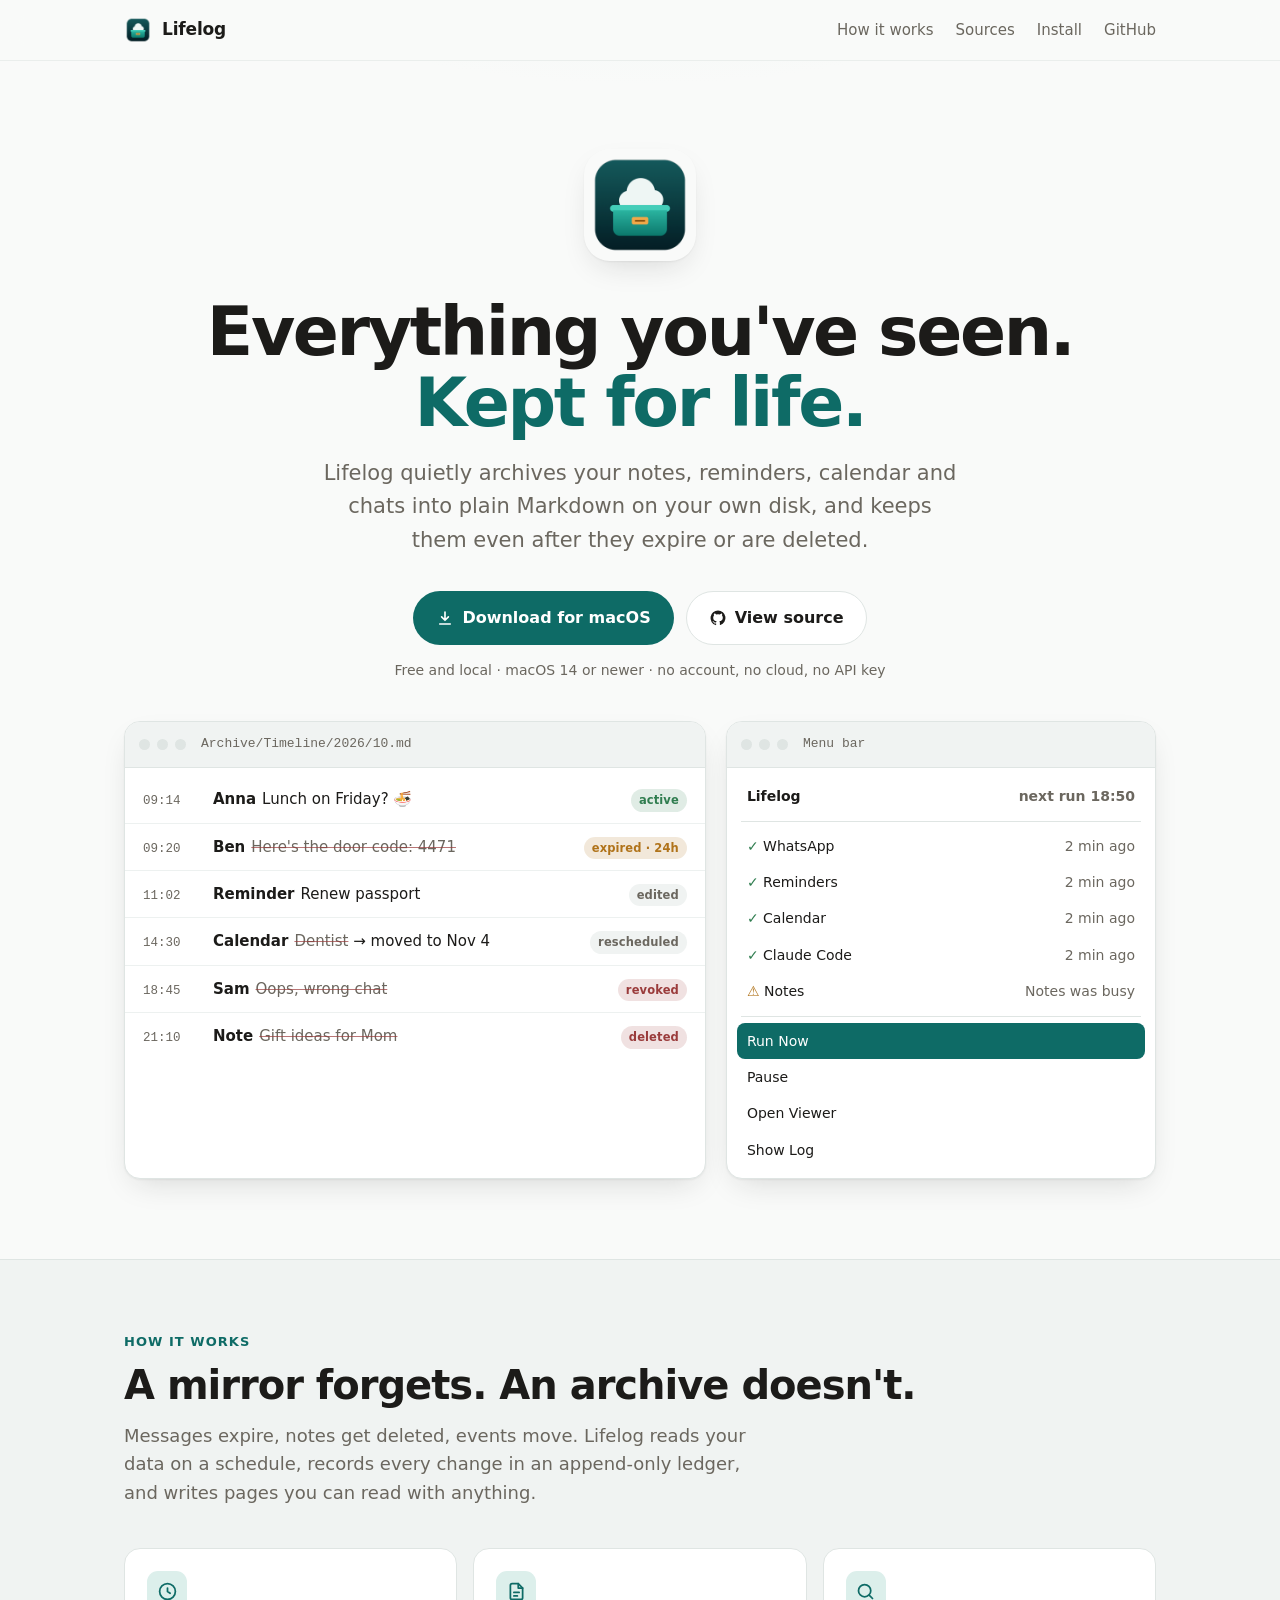
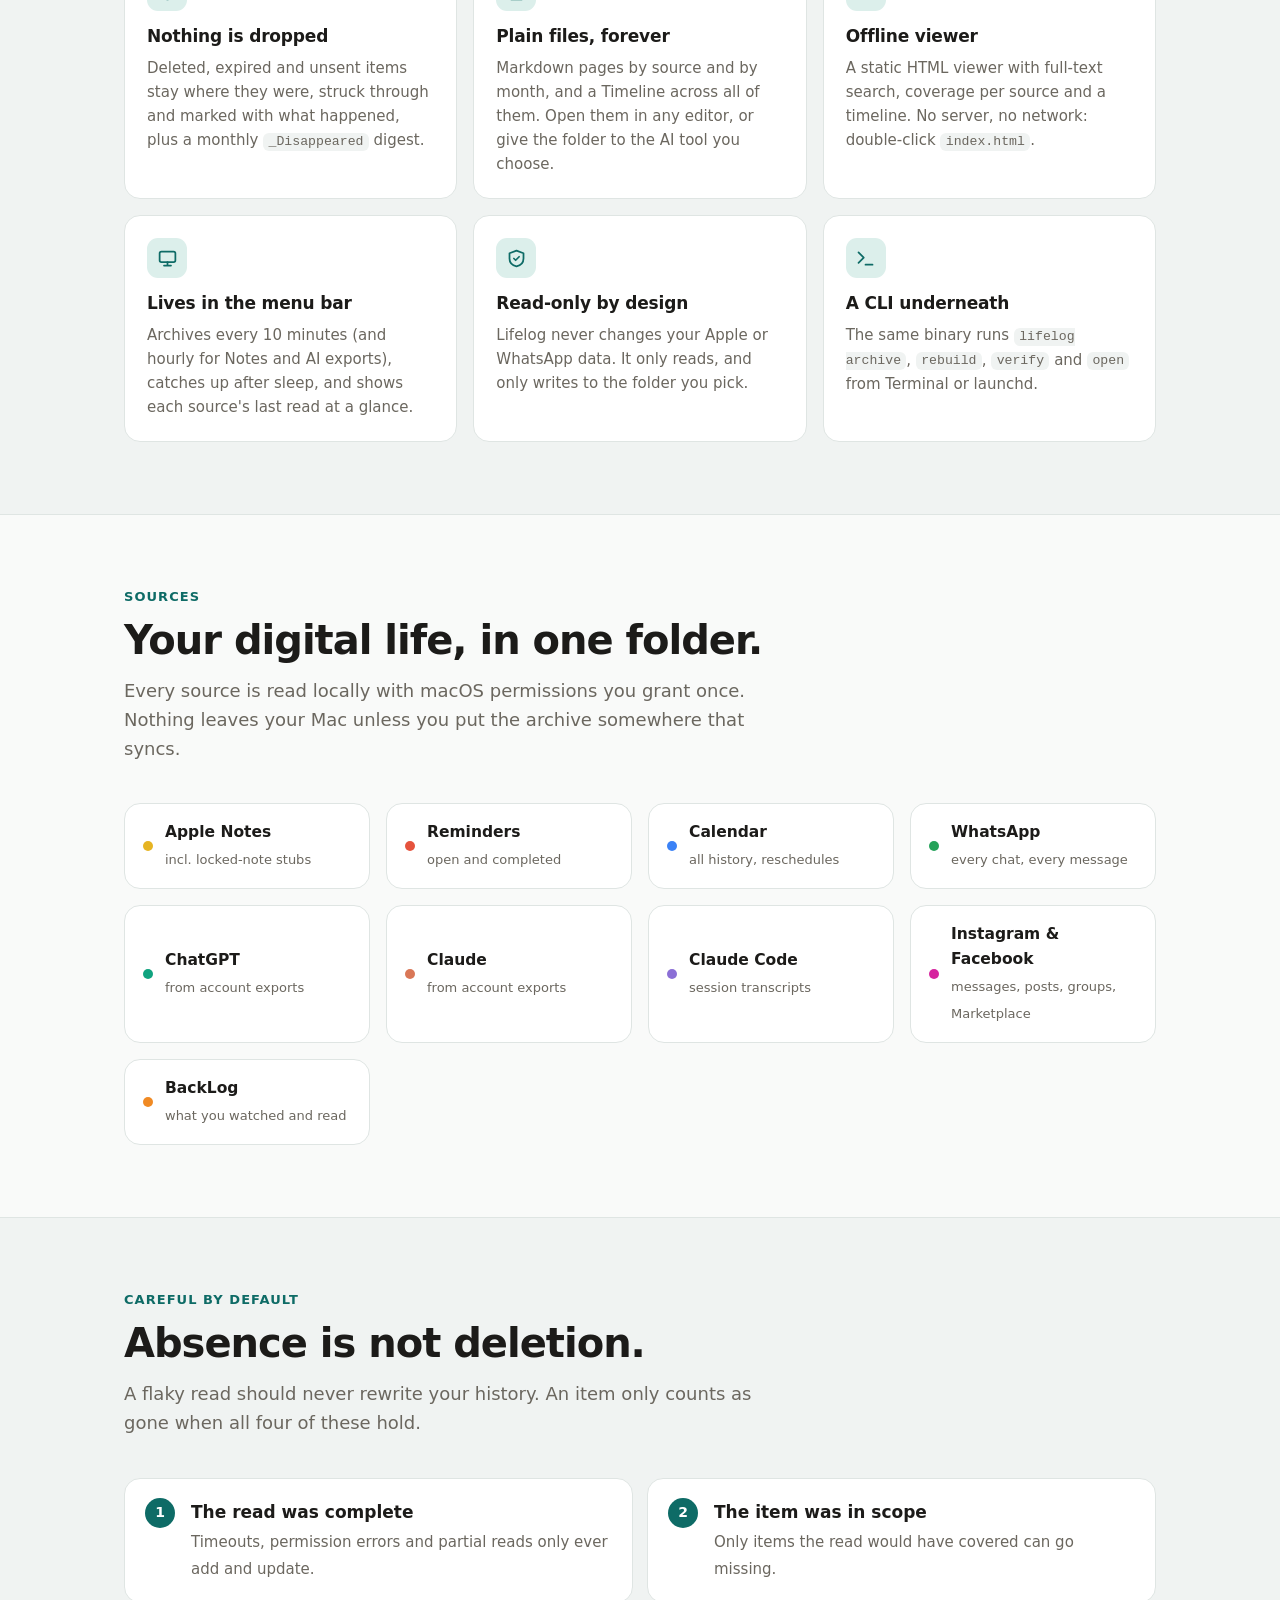
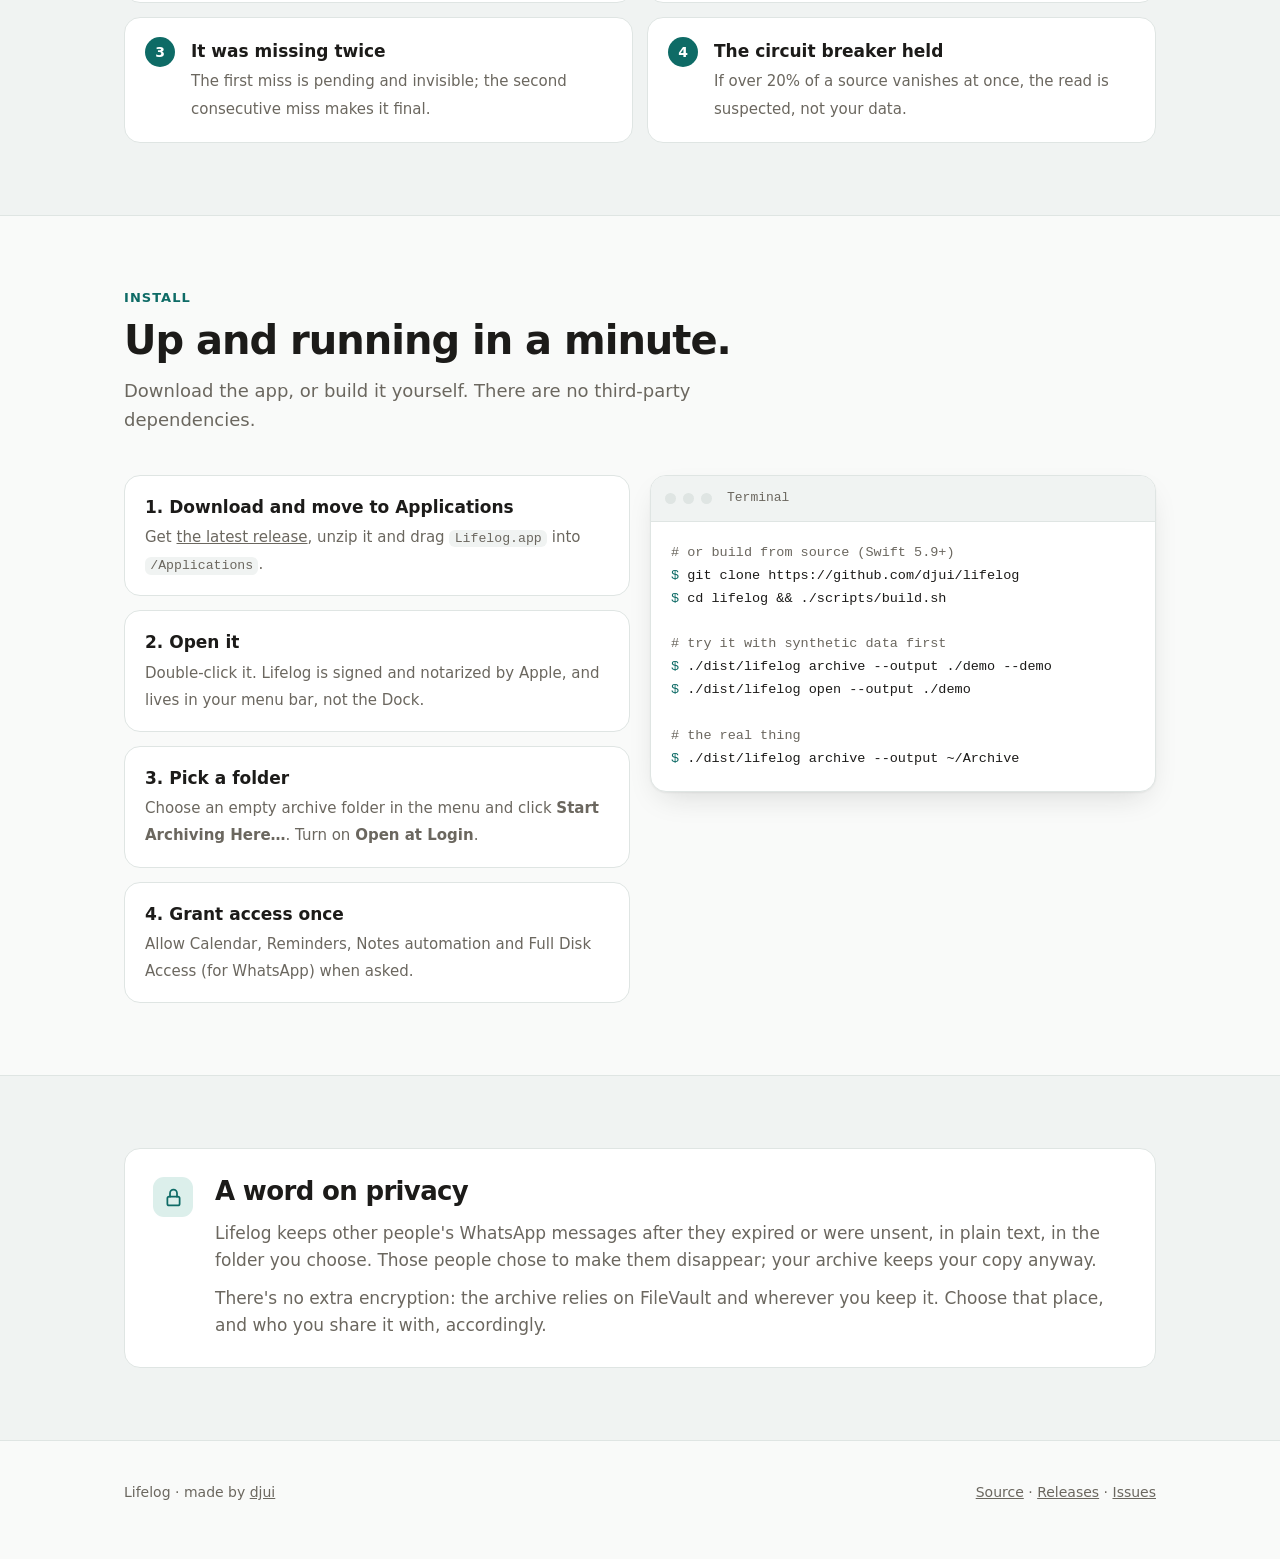
<file: docs/index.html>
<!doctype html>
<html lang="en">
<head>
<meta charset="utf-8">
<meta name="viewport" content="width=device-width, initial-scale=1">
<title>Lifelog — a lifelong archive of your Mac</title>
<meta name="description" content="Lifelog keeps a local, read-only, lifelong archive of your Apple Notes, Reminders, Calendar, WhatsApp chats, Instagram and Messenger messages, Facebook activity, ChatGPT and Claude exports, Claude Code transcripts, and BackLog history, as Markdown plus an offline viewer.">
<meta property="og:title" content="Lifelog">
<meta property="og:description" content="A local, read-only, lifelong archive of your notes, reminders, calendar and chats. Nothing is dropped.">
<meta property="og:image" content="https://djui.github.io/lifelog/icon.png">
<link rel="icon" href="icon.png">
<style>
:root {
  --bg: #f9faf9;
  --surface: #ffffff;
  --surface-2: #f0f3f2;
  --text: #1c1b19;
  --muted: #6b675f;
  --line: #dfe5e3;
  --accent: #0e6b66;
  --accent-ink: #ffffff;
  --accent-soft: #dcefeb;
  --ok: #2f7d4f;
  --warn: #b0731a;
  --gone: #9a3b3b;
  --shadow: 0 1px 2px rgb(28 27 25 / .05), 0 12px 32px -12px rgb(28 27 25 / .18);
  --radius: 16px;
  --mono: ui-monospace, "SF Mono", SFMono-Regular, Menlo, monospace;
}
@media (prefers-color-scheme: dark) {
  :root {
    --bg: #121110;
    --surface: #1b1a18;
    --surface-2: #23211e;
    --text: #f1eee8;
    --muted: #a39e94;
    --line: #2f2c28;
    --accent: #5cc8bb;
    --accent-ink: #062320;
    --accent-soft: #14302d;
    --ok: #6cc28f;
    --warn: #e2a94f;
    --gone: #e58a8a;
    --shadow: 0 1px 2px rgb(0 0 0 / .4), 0 16px 40px -16px rgb(0 0 0 / .7);
  }
}
* { box-sizing: border-box; }
html { -webkit-text-size-adjust: 100%; }
body {
  margin: 0;
  background: var(--bg);
  color: var(--text);
  font: 17px/1.6 -apple-system, BlinkMacSystemFont, "SF Pro Text", "Inter", system-ui, sans-serif;
  -webkit-font-smoothing: antialiased;
}
a { color: inherit; }
.wrap { max-width: 1080px; margin: 0 auto; padding: 0 24px; }
code { font-family: var(--mono); font-size: .88em; background: var(--surface-2); padding: .1em .4em; border-radius: 6px; }

/* Nav */
nav { position: sticky; top: 0; z-index: 10; backdrop-filter: saturate(1.4) blur(14px); -webkit-backdrop-filter: saturate(1.4) blur(14px); background: color-mix(in srgb, var(--bg) 78%, transparent); border-bottom: 1px solid color-mix(in srgb, var(--line) 60%, transparent); }
nav .wrap { display: flex; align-items: center; justify-content: space-between; height: 60px; }
.brand { display: flex; align-items: center; gap: 10px; font-weight: 650; text-decoration: none; letter-spacing: -.01em; }
.brand img { width: 28px; height: 28px; border-radius: 7px; }
nav .links { display: flex; gap: 22px; font-size: 15px; }
nav .links a { color: var(--muted); text-decoration: none; }
nav .links a:hover { color: var(--text); }

/* Hero */
.hero { padding: 88px 0 56px; text-align: center; position: relative; overflow: hidden; }
.hero::before { content: ""; position: absolute; inset: -40% -20% auto; height: 120%; background: radial-gradient(60% 50% at 50% 0%, var(--accent-soft), transparent 70%); z-index: -1; }
.hero .icon { width: 112px; height: 112px; border-radius: 26px; box-shadow: var(--shadow); }
h1 { font-size: clamp(40px, 7vw, 68px); line-height: 1.04; letter-spacing: -.035em; margin: 28px 0 18px; font-weight: 720; }
h1 em { font-style: normal; color: var(--accent); }
.lede { font-size: clamp(18px, 2.2vw, 21px); color: var(--muted); max-width: 640px; margin: 0 auto 34px; }
.cta { display: flex; gap: 12px; justify-content: center; flex-wrap: wrap; }
.btn { display: inline-flex; align-items: center; gap: 8px; padding: 13px 22px; border-radius: 999px; font-weight: 600; font-size: 16px; text-decoration: none; border: 1px solid var(--line); background: var(--surface); transition: transform .15s ease, box-shadow .15s ease; }
.btn:hover { transform: translateY(-1px); box-shadow: var(--shadow); }
.btn.primary { background: var(--accent); color: var(--accent-ink); border-color: transparent; }
.btn svg { width: 18px; height: 18px; }
.fine { margin-top: 14px; font-size: 14px; color: var(--muted); }

/* Showcase */
.showcase { display: grid; grid-template-columns: 1.15fr .85fr; gap: 20px; margin: 40px 0 24px; text-align: left; }
.card { background: var(--surface); border: 1px solid var(--line); border-radius: var(--radius); box-shadow: var(--shadow); overflow: hidden; }
.card .bar { display: flex; gap: 7px; align-items: center; padding: 12px 14px; border-bottom: 1px solid var(--line); background: var(--surface-2); font-size: 13px; color: var(--muted); }
.card .bar i { width: 11px; height: 11px; border-radius: 50%; background: var(--line); display: inline-block; }
.card .bar span { margin-left: 8px; font-family: var(--mono); }
.timeline { padding: 8px 0; }
.item { display: grid; grid-template-columns: 58px 1fr auto; gap: 12px; align-items: baseline; padding: 11px 18px; border-bottom: 1px solid color-mix(in srgb, var(--line) 55%, transparent); font-size: 15px; }
.item:last-child { border-bottom: 0; }
.item time { font-family: var(--mono); font-size: 12.5px; color: var(--muted); }
.item .who { font-weight: 600; margin-right: 6px; }
.item .gone { text-decoration: line-through; text-decoration-color: color-mix(in srgb, var(--gone) 70%, transparent); color: var(--muted); }
.tag { font-size: 11.5px; font-weight: 600; padding: 2px 8px; border-radius: 999px; white-space: nowrap; letter-spacing: .01em; }
.tag.active { background: color-mix(in srgb, var(--ok) 15%, transparent); color: var(--ok); }
.tag.expired { background: color-mix(in srgb, var(--warn) 16%, transparent); color: var(--warn); }
.tag.deleted, .tag.revoked { background: color-mix(in srgb, var(--gone) 15%, transparent); color: var(--gone); }
.tag.edited { background: var(--surface-2); color: var(--muted); }

.menu { padding: 10px; font-size: 14px; }
.menu .row { display: flex; justify-content: space-between; gap: 12px; padding: 7px 10px; border-radius: 8px; }
.menu .row.head { font-weight: 600; }
.menu .row.sel { background: var(--accent); color: var(--accent-ink); }
.menu .row .dim { color: var(--muted); }
.menu .row.sel .dim { color: inherit; opacity: .8; }
.menu hr { border: 0; border-top: 1px solid var(--line); margin: 6px 4px; }
.ok { color: var(--ok); } .warn { color: var(--warn); }

/* Sections */
section { padding: 72px 0; scroll-margin-top: 60px; }
section.alt { background: var(--surface-2); border-block: 1px solid var(--line); }
.eyebrow { font-size: 13px; font-weight: 650; letter-spacing: .08em; text-transform: uppercase; color: var(--accent); margin: 0 0 10px; }
h2 { font-size: clamp(28px, 4vw, 40px); line-height: 1.12; letter-spacing: -.025em; margin: 0 0 14px; font-weight: 700; }
.sub { color: var(--muted); max-width: 640px; margin: 0 0 40px; font-size: 18px; }
.grid { display: grid; gap: 16px; }
.grid.three { grid-template-columns: repeat(3, 1fr); }
.grid.four { grid-template-columns: repeat(4, 1fr); }
.tile { background: var(--surface); border: 1px solid var(--line); border-radius: var(--radius); padding: 22px; }
.tile h3 { margin: 12px 0 6px; font-size: 17px; letter-spacing: -.01em; }
.tile p { margin: 0; color: var(--muted); font-size: 15px; }
.glyph { width: 40px; height: 40px; border-radius: 11px; display: grid; place-items: center; background: var(--accent-soft); color: var(--accent); }
.glyph svg { width: 21px; height: 21px; }
.source { display: flex; align-items: center; gap: 12px; padding: 16px 18px; }
.source .dot { width: 10px; height: 10px; border-radius: 50%; flex: none; }
.source b { font-weight: 600; font-size: 15.5px; display: block; }
.source small { color: var(--muted); font-size: 13px; }

.rules { counter-reset: r; display: grid; gap: 14px; grid-template-columns: repeat(2, 1fr); }
.rule { position: relative; padding: 20px 22px 20px 66px; background: var(--surface); border: 1px solid var(--line); border-radius: var(--radius); }
.rule::before { counter-increment: r; content: counter(r); position: absolute; left: 20px; top: 19px; width: 30px; height: 30px; border-radius: 50%; background: var(--accent); color: var(--accent-ink); display: grid; place-items: center; font-weight: 700; font-size: 14px; }
.rule b { display: block; margin-bottom: 2px; }
.rule span { color: var(--muted); font-size: 15px; }

.install { display: grid; grid-template-columns: 1fr 1fr; gap: 20px; align-items: start; }
.steps { margin: 0; padding: 0; list-style: none; display: grid; gap: 14px; }
.steps li { background: var(--surface); border: 1px solid var(--line); border-radius: var(--radius); padding: 18px 20px; }
.steps li > b { display: block; margin-bottom: 2px; }
.steps li span { color: var(--muted); font-size: 15px; }
pre { margin: 0; padding: 20px; overflow-x: auto; font: 13.5px/1.7 var(--mono); color: var(--text); }
pre .c { color: var(--muted); }
pre .p { color: var(--accent); user-select: none; }

.privacy { display: grid; grid-template-columns: auto 1fr; gap: 22px; align-items: start; background: var(--surface); border: 1px solid var(--line); border-radius: var(--radius); padding: 28px; }
.privacy p { margin: 0 0 10px; color: var(--muted); }
.privacy p:last-child { margin: 0; }

footer { padding: 40px 0 56px; color: var(--muted); font-size: 14px; }
footer .wrap { display: flex; justify-content: space-between; gap: 16px; flex-wrap: wrap; }
footer a { color: var(--muted); }

@media (max-width: 880px) {
  .showcase, .install, .rules { grid-template-columns: 1fr; }
  .grid.three { grid-template-columns: 1fr 1fr; }
  .grid.four { grid-template-columns: 1fr 1fr; }
}
@media (max-width: 560px) {
  .wrap { padding: 0 16px; }
  nav .links a:not(.gh) { display: none; }
  .hero { padding: 56px 0 32px; }
  .grid.three, .grid.four { grid-template-columns: 1fr; }
  .item { grid-template-columns: 48px 1fr; }
  .item .tag { grid-column: 2; justify-self: start; }
  .privacy { grid-template-columns: 1fr; }
  section { padding: 56px 0; }
}
@media (prefers-reduced-motion: reduce) { .btn { transition: none; } }
</style>
</head>
<body>

<nav>
  <div class="wrap">
    <a class="brand" href="#"><img src="icon.png" alt="">Lifelog</a>
    <div class="links">
      <a href="#how">How it works</a>
      <a href="#sources">Sources</a>
      <a href="#install">Install</a>
      <a class="gh" href="https://github.com/djui/lifelog">GitHub</a>
    </div>
  </div>
</nav>

<header class="hero">
  <div class="wrap">
    <img class="icon" src="icon.png" alt="Lifelog app icon">
    <h1>Everything you've seen.<br><em>Kept for life.</em></h1>
    <p class="lede">Lifelog quietly archives your notes, reminders, calendar and chats into plain Markdown on your own disk, and keeps them even after they expire or are deleted.</p>
    <div class="cta">
      <a class="btn primary" href="https://github.com/djui/lifelog/releases/latest">
        <svg viewBox="0 0 24 24" fill="none" stroke="currentColor" stroke-width="2.2" stroke-linecap="round" stroke-linejoin="round"><path d="M12 4v11m0 0-4.5-4.5M12 15l4.5-4.5M5 20h14"/></svg>
        Download for macOS
      </a>
      <a class="btn" href="https://github.com/djui/lifelog">
        <svg viewBox="0 0 24 24" fill="currentColor"><path d="M12 2a10 10 0 0 0-3.16 19.49c.5.09.68-.22.68-.48v-1.7c-2.78.6-3.37-1.34-3.37-1.34-.46-1.16-1.11-1.47-1.11-1.47-.9-.62.07-.6.07-.6 1 .07 1.53 1.03 1.53 1.03.9 1.52 2.34 1.08 2.91.83.09-.65.35-1.09.63-1.34-2.22-.25-4.55-1.11-4.55-4.94 0-1.09.39-1.98 1.03-2.68-.1-.25-.45-1.27.1-2.64 0 0 .84-.27 2.75 1.02a9.5 9.5 0 0 1 5 0c1.91-1.3 2.75-1.02 2.75-1.02.55 1.37.2 2.39.1 2.64.64.7 1.03 1.59 1.03 2.68 0 3.84-2.34 4.68-4.57 4.93.36.31.68.92.68 1.85v2.74c0 .27.18.58.69.48A10 10 0 0 0 12 2Z"/></svg>
        View source
      </a>
    </div>
    <p class="fine">Free and local · macOS 14 or newer · no account, no cloud, no API key</p>

    <div class="showcase">
      <div class="card" aria-label="Example archive timeline">
        <div class="bar"><i></i><i></i><i></i><span>Archive/Timeline/2026/10.md</span></div>
        <div class="timeline">
          <div class="item"><time>09:14</time><div><span class="who">Anna</span>Lunch on Friday? 🍜</div><span class="tag active">active</span></div>
          <div class="item"><time>09:20</time><div><span class="who">Ben</span><span class="gone">Here's the door code: 4471</span></div><span class="tag expired">expired · 24h</span></div>
          <div class="item"><time>11:02</time><div><span class="who">Reminder</span>Renew passport</div><span class="tag edited">edited</span></div>
          <div class="item"><time>14:30</time><div><span class="who">Calendar</span><span class="gone">Dentist</span> → moved to Nov 4</div><span class="tag edited">rescheduled</span></div>
          <div class="item"><time>18:45</time><div><span class="who">Sam</span><span class="gone">Oops, wrong chat</span></div><span class="tag revoked">revoked</span></div>
          <div class="item"><time>21:10</time><div><span class="who">Note</span><span class="gone">Gift ideas for Mom</span></div><span class="tag deleted">deleted</span></div>
        </div>
      </div>
      <div class="card" aria-label="Example menu bar menu">
        <div class="bar"><i></i><i></i><i></i><span>Menu bar</span></div>
        <div class="menu">
          <div class="row head"><span>Lifelog</span><span class="dim">next run 18:50</span></div>
          <hr>
          <div class="row"><span><span class="ok">✓</span> WhatsApp</span><span class="dim">2 min ago</span></div>
          <div class="row"><span><span class="ok">✓</span> Reminders</span><span class="dim">2 min ago</span></div>
          <div class="row"><span><span class="ok">✓</span> Calendar</span><span class="dim">2 min ago</span></div>
          <div class="row"><span><span class="ok">✓</span> Claude Code</span><span class="dim">2 min ago</span></div>
          <div class="row"><span><span class="warn">⚠</span> Notes</span><span class="dim">Notes was busy</span></div>
          <hr>
          <div class="row sel"><span>Run Now</span><span class="dim"></span></div>
          <div class="row"><span>Pause</span><span class="dim"></span></div>
          <div class="row"><span>Open Viewer</span><span class="dim"></span></div>
          <div class="row"><span>Show Log</span><span class="dim"></span></div>
        </div>
      </div>
    </div>
  </div>
</header>

<section id="how" class="alt">
  <div class="wrap">
    <p class="eyebrow">How it works</p>
    <h2>A mirror forgets. An archive doesn't.</h2>
    <p class="sub">Messages expire, notes get deleted, events move. Lifelog reads your data on a schedule, records every change in an append-only ledger, and writes pages you can read with anything.</p>
    <div class="grid three">
      <div class="tile">
        <div class="glyph"><svg viewBox="0 0 24 24" fill="none" stroke="currentColor" stroke-width="2" stroke-linecap="round" stroke-linejoin="round"><path d="M12 8v4l3 2"/><circle cx="12" cy="12" r="9"/></svg></div>
        <h3>Nothing is dropped</h3>
        <p>Deleted, expired and unsent items stay where they were, struck through and marked with what happened, plus a monthly <code>_Disappeared</code> digest.</p>
      </div>
      <div class="tile">
        <div class="glyph"><svg viewBox="0 0 24 24" fill="none" stroke="currentColor" stroke-width="2" stroke-linecap="round" stroke-linejoin="round"><path d="M14 3H7a2 2 0 0 0-2 2v14a2 2 0 0 0 2 2h10a2 2 0 0 0 2-2V8z"/><path d="M14 3v5h5M9 13h6M9 17h4"/></svg></div>
        <h3>Plain files, forever</h3>
        <p>Markdown pages by source and by month, and a Timeline across all of them. Open them in any editor, or give the folder to the AI tool you choose.</p>
      </div>
      <div class="tile">
        <div class="glyph"><svg viewBox="0 0 24 24" fill="none" stroke="currentColor" stroke-width="2" stroke-linecap="round" stroke-linejoin="round"><circle cx="11" cy="11" r="7"/><path d="m20 20-3.5-3.5"/></svg></div>
        <h3>Offline viewer</h3>
        <p>A static HTML viewer with full-text search, coverage per source and a timeline. No server, no network: double-click <code>index.html</code>.</p>
      </div>
      <div class="tile">
        <div class="glyph"><svg viewBox="0 0 24 24" fill="none" stroke="currentColor" stroke-width="2" stroke-linecap="round" stroke-linejoin="round"><rect x="3" y="4" width="18" height="12" rx="2"/><path d="M8 20h8M12 16v4"/></svg></div>
        <h3>Lives in the menu bar</h3>
        <p>Archives every 10 minutes (and hourly for Notes and AI exports), catches up after sleep, and shows each source's last read at a glance.</p>
      </div>
      <div class="tile">
        <div class="glyph"><svg viewBox="0 0 24 24" fill="none" stroke="currentColor" stroke-width="2" stroke-linecap="round" stroke-linejoin="round"><path d="M12 3 4 6v6c0 5 3.5 8 8 9 4.5-1 8-4 8-9V6z"/><path d="m9 12 2 2 4-4"/></svg></div>
        <h3>Read-only by design</h3>
        <p>Lifelog never changes your Apple or WhatsApp data. It only reads, and only writes to the folder you pick.</p>
      </div>
      <div class="tile">
        <div class="glyph"><svg viewBox="0 0 24 24" fill="none" stroke="currentColor" stroke-width="2" stroke-linecap="round" stroke-linejoin="round"><path d="m4 17 6-6-6-6M12 19h8"/></svg></div>
        <h3>A CLI underneath</h3>
        <p>The same binary runs <code>lifelog archive</code>, <code>rebuild</code>, <code>verify</code> and <code>open</code> from Terminal or launchd.</p>
      </div>
    </div>
  </div>
</section>

<section id="sources">
  <div class="wrap">
    <p class="eyebrow">Sources</p>
    <h2>Your digital life, in one folder.</h2>
    <p class="sub">Every source is read locally with macOS permissions you grant once. Nothing leaves your Mac unless you put the archive somewhere that syncs.</p>
    <div class="grid four">
      <div class="tile source"><span class="dot" style="background:#e6b422"></span><div><b>Apple Notes</b><small>incl. locked-note stubs</small></div></div>
      <div class="tile source"><span class="dot" style="background:#e5533d"></span><div><b>Reminders</b><small>open and completed</small></div></div>
      <div class="tile source"><span class="dot" style="background:#3b82f6"></span><div><b>Calendar</b><small>all history, reschedules</small></div></div>
      <div class="tile source"><span class="dot" style="background:#25a35a"></span><div><b>WhatsApp</b><small>every chat, every message</small></div></div>
      <div class="tile source"><span class="dot" style="background:#10a37f"></span><div><b>ChatGPT</b><small>from account exports</small></div></div>
      <div class="tile source"><span class="dot" style="background:#d97757"></span><div><b>Claude</b><small>from account exports</small></div></div>
      <div class="tile source"><span class="dot" style="background:#8b6fd6"></span><div><b>Claude Code</b><small>session transcripts</small></div></div>
      <div class="tile source"><span class="dot" style="background:#d6249f"></span><div><b>Instagram &amp; Facebook</b><small>messages, posts, groups, Marketplace</small></div></div>
      <div class="tile source"><span class="dot" style="background:#f08a24"></span><div><b>BackLog</b><small>what you watched and read</small></div></div>
    </div>
  </div>
</section>

<section class="alt">
  <div class="wrap">
    <p class="eyebrow">Careful by default</p>
    <h2>Absence is not deletion.</h2>
    <p class="sub">A flaky read should never rewrite your history. An item only counts as gone when all four of these hold.</p>
    <div class="rules">
      <div class="rule"><b>The read was complete</b><span>Timeouts, permission errors and partial reads only ever add and update.</span></div>
      <div class="rule"><b>The item was in scope</b><span>Only items the read would have covered can go missing.</span></div>
      <div class="rule"><b>It was missing twice</b><span>The first miss is pending and invisible; the second consecutive miss makes it final.</span></div>
      <div class="rule"><b>The circuit breaker held</b><span>If over 20% of a source vanishes at once, the read is suspected, not your data.</span></div>
    </div>
  </div>
</section>

<section id="install">
  <div class="wrap">
    <p class="eyebrow">Install</p>
    <h2>Up and running in a minute.</h2>
    <p class="sub">Download the app, or build it yourself. There are no third-party dependencies.</p>
    <div class="install">
      <ol class="steps">
        <li><b>1. Download and move to Applications</b><span>Get <a href="https://github.com/djui/lifelog/releases/latest">the latest release</a>, unzip it and drag <code>Lifelog.app</code> into <code>/Applications</code>.</span></li>
        <li><b>2. Open it</b><span>Double-click it. Lifelog is signed and notarized by Apple, and lives in your menu bar, not the Dock.</span></li>
        <li><b>3. Pick a folder</b><span>Choose an empty archive folder in the menu and click <b>Start Archiving Here…</b>. Turn on <b>Open at Login</b>.</span></li>
        <li><b>4. Grant access once</b><span>Allow Calendar, Reminders, Notes automation and Full Disk Access (for WhatsApp) when asked.</span></li>
      </ol>
      <div class="card">
        <div class="bar"><i></i><i></i><i></i><span>Terminal</span></div>
<pre><span class="c"># or build from source (Swift 5.9+)</span>
<span class="p">$ </span>git clone https://github.com/djui/lifelog
<span class="p">$ </span>cd lifelog && ./scripts/build.sh

<span class="c"># try it with synthetic data first</span>
<span class="p">$ </span>./dist/lifelog archive --output ./demo --demo
<span class="p">$ </span>./dist/lifelog open --output ./demo

<span class="c"># the real thing</span>
<span class="p">$ </span>./dist/lifelog archive --output ~/Archive</pre>
      </div>
    </div>
  </div>
</section>

<section class="alt">
  <div class="wrap">
    <div class="privacy">
      <div class="glyph"><svg viewBox="0 0 24 24" fill="none" stroke="currentColor" stroke-width="2" stroke-linecap="round" stroke-linejoin="round"><rect x="5" y="11" width="14" height="10" rx="2"/><path d="M8 11V7a4 4 0 0 1 8 0v4"/></svg></div>
      <div>
        <h2 style="font-size:26px">A word on privacy</h2>
        <p>Lifelog keeps other people's WhatsApp messages after they expired or were unsent, in plain text, in the folder you choose. Those people chose to make them disappear; your archive keeps your copy anyway.</p>
        <p>There's no extra encryption: the archive relies on FileVault and wherever you keep it. Choose that place, and who you share it with, accordingly.</p>
      </div>
    </div>
  </div>
</section>

<footer>
  <div class="wrap">
    <span>Lifelog · made by <a href="https://github.com/djui">djui</a></span>
    <span><a href="https://github.com/djui/lifelog">Source</a> · <a href="https://github.com/djui/lifelog/releases">Releases</a> · <a href="https://github.com/djui/lifelog/issues">Issues</a></span>
  </div>
</footer>

</body>
</html>
</file>
